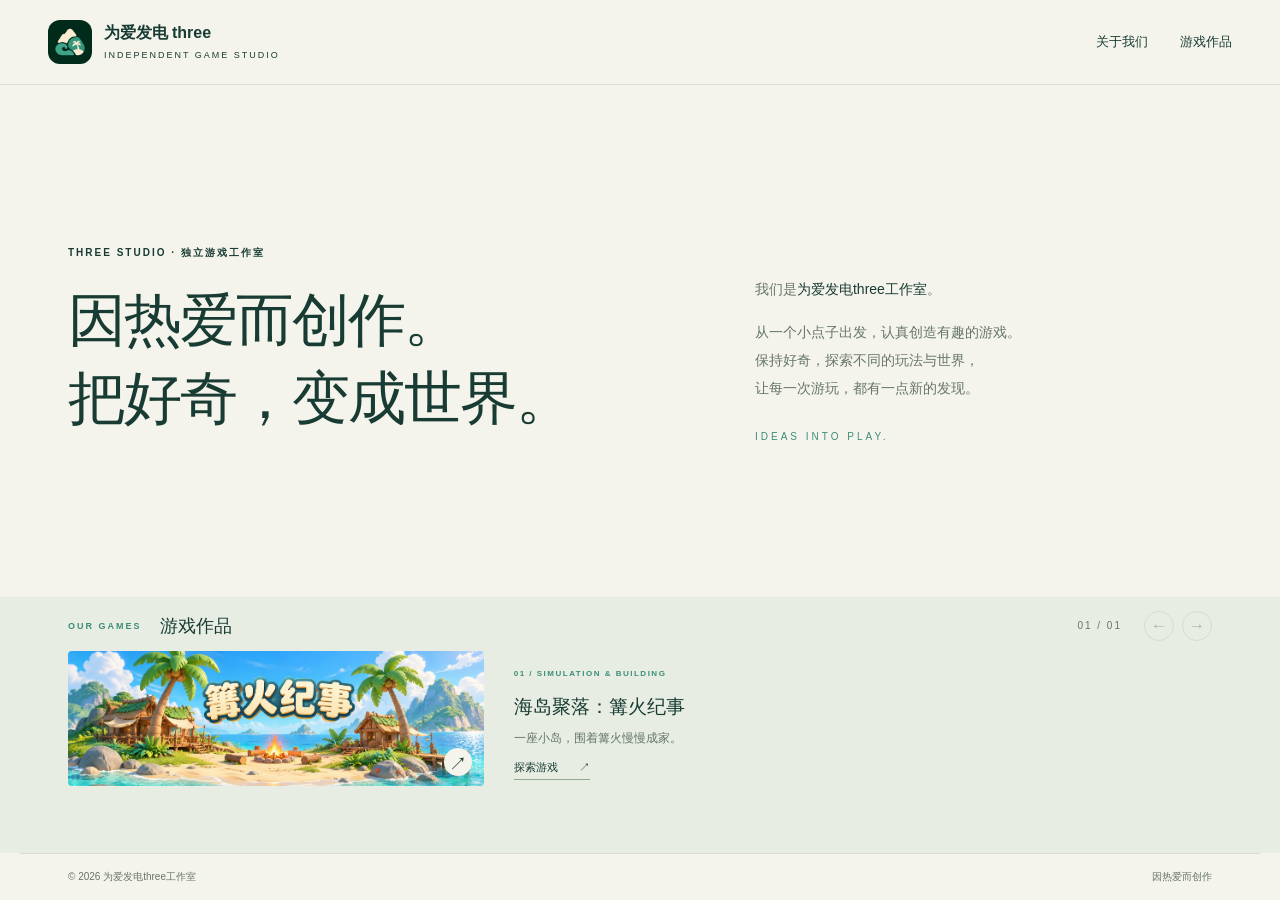
<file: index.html>
<!doctype html>
<html lang="zh-CN"><head><meta charset="utf-8"><meta name="viewport" content="width=device-width,initial-scale=1"><title>为爱发电three工作室 · 因热爱而创作</title><meta name="description" content="为爱发电three工作室官网。我们从好奇出发，认真创造有趣的游戏。了解工作室与我们的游戏作品。"><meta name="theme-color" content="#183c33"><meta property="og:title" content="为爱发电three工作室"><meta property="og:description" content="因热爱而创作。把好奇，变成可以游玩的世界。"><meta property="og:type" content="website"><meta property="og:image" content="assets/logo.png"><link rel="icon" href="assets/logo.png"><link rel="stylesheet" href="style.css"></head>
<body class="studio-home compact-home"><a class="skip" href="#main">跳到正文</a><header><a class="brand" href="./" aria-label="工作室首页"><img src="assets/logo.png" width="44" height="44" alt="工作室标志"><span>为爱发电<span class="brand-three">three</span><small>INDEPENDENT GAME STUDIO</small></span></a><nav aria-label="主导航"><a href="#about">关于我们</a><a href="#games">游戏作品</a></nav></header>
<main id="main" class="single-screen"><section id="about" class="studio-introduction wrap"><div class="intro-heading"><p class="eyebrow">THREE STUDIO · 独立游戏工作室</p><h1>因热爱<span class="serif">而创作。</span><br>把好奇，变成世界。</h1></div><div class="intro-description"><p>我们是<strong>为爱发电three工作室</strong>。</p><p>从一个小点子出发，认真创造有趣的游戏。<br>保持好奇，探索不同的玩法与世界，<br>让每一次游玩，都有一点新的发现。</p><span class="intro-signature">IDEAS INTO PLAY.</span></div></section><section id="games" class="game-shelf"><div class="wrap"><div class="shelf-heading"><div><span class="eyebrow">OUR GAMES</span><h2>游戏作品</h2></div><div class="shelf-controls"><span class="shelf-count" aria-live="polite">01 / 01</span><button class="shelf-prev" aria-label="上一个游戏" disabled>←</button><button class="shelf-next" aria-label="下一个游戏" disabled>→</button></div></div><div class="game-track" aria-label="游戏作品，可左右滑动" tabindex="0"><a class="shelf-game" href="games/campfire/" aria-label="查看海岛聚落：篝火纪事游戏介绍"><div class="shelf-thumbnail"><img src="assets/game-cover.png" alt="海岛聚落：篝火纪事宣传缩略图" width="1942" height="809"><span aria-hidden="true">↗</span></div><div class="shelf-game-copy"><span class="eyebrow">01 / SIMULATION & BUILDING</span><h3>海岛聚落：篝火纪事</h3><p>一座小岛，围着篝火慢慢成家。</p><span class="shelf-game-link">探索游戏 <span aria-hidden="true">↗</span></span></div></a></div></div></section></main><footer class="wrap"><span>© <span id="year">2026</span> 为爱发电three工作室</span><span>因热爱而创作</span><a href="#">回到顶部 ↑</a></footer><script src="script.js"></script></body></html>
</file>
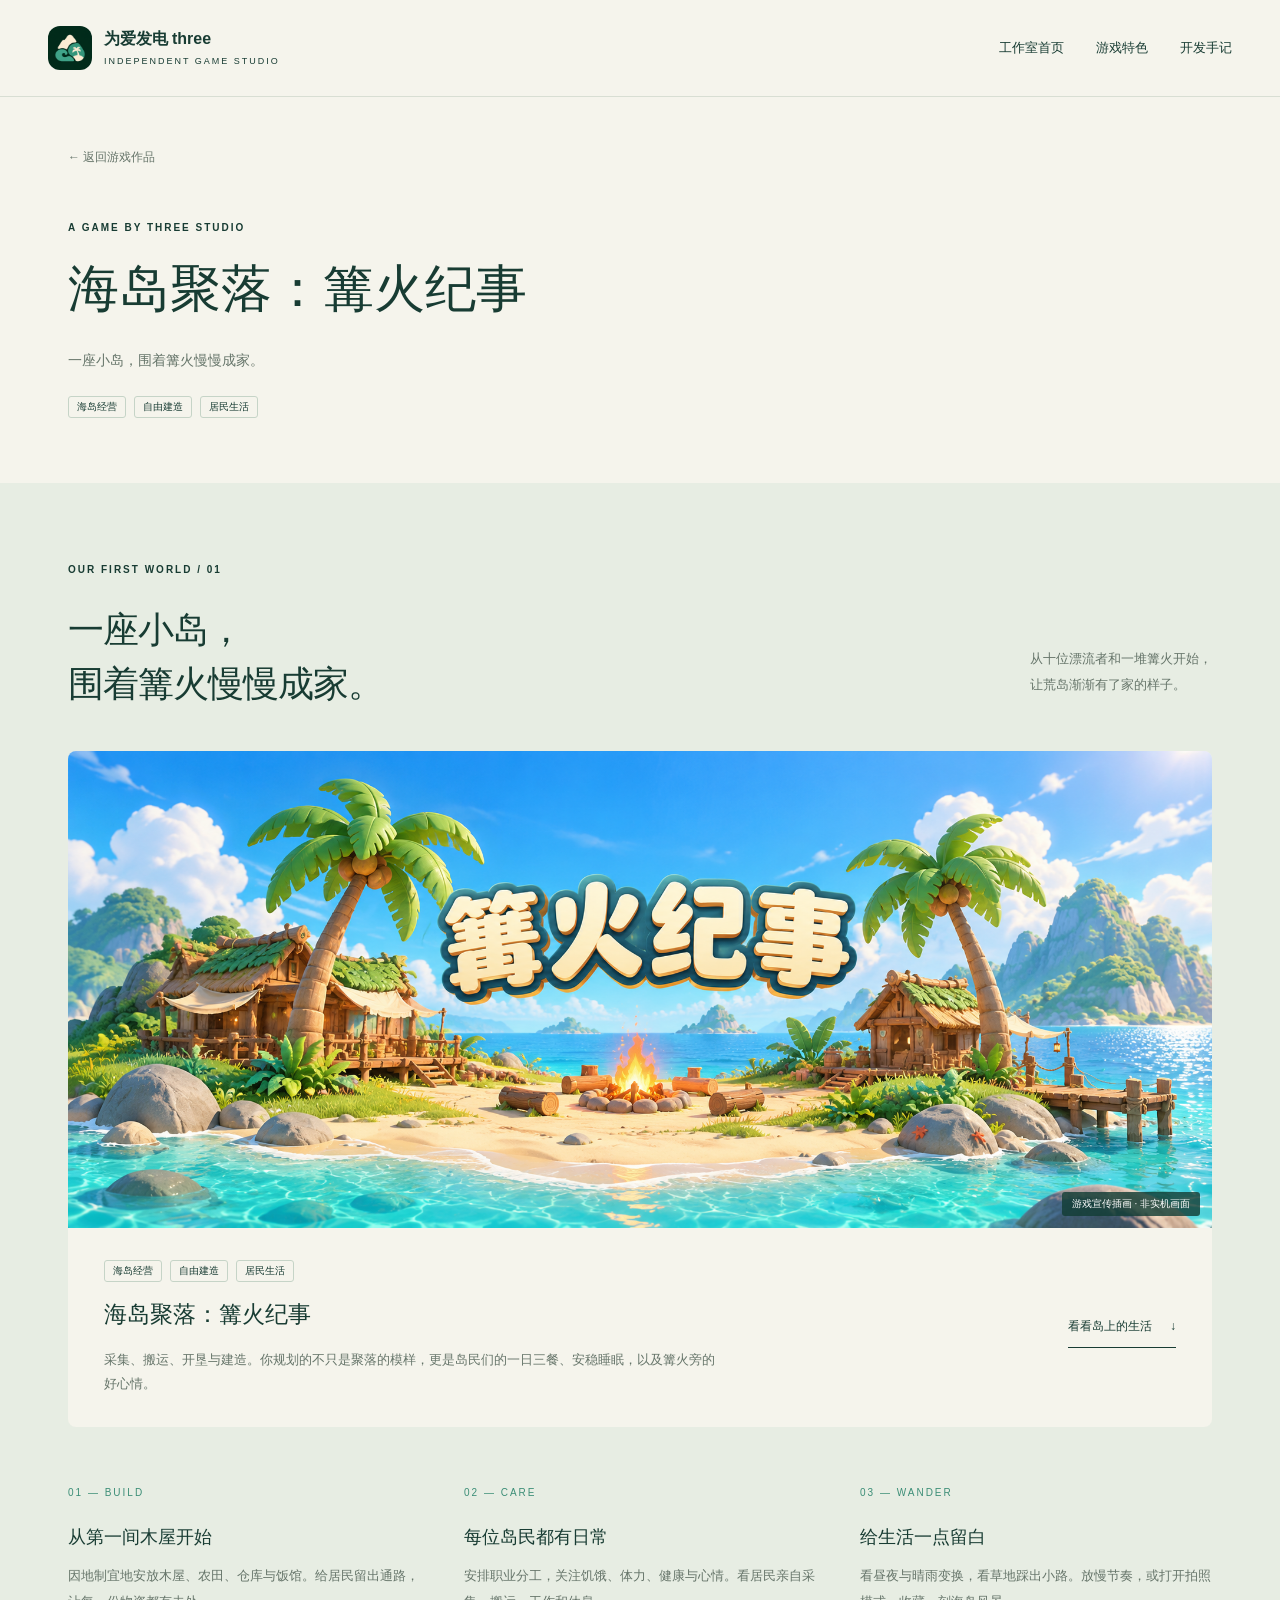
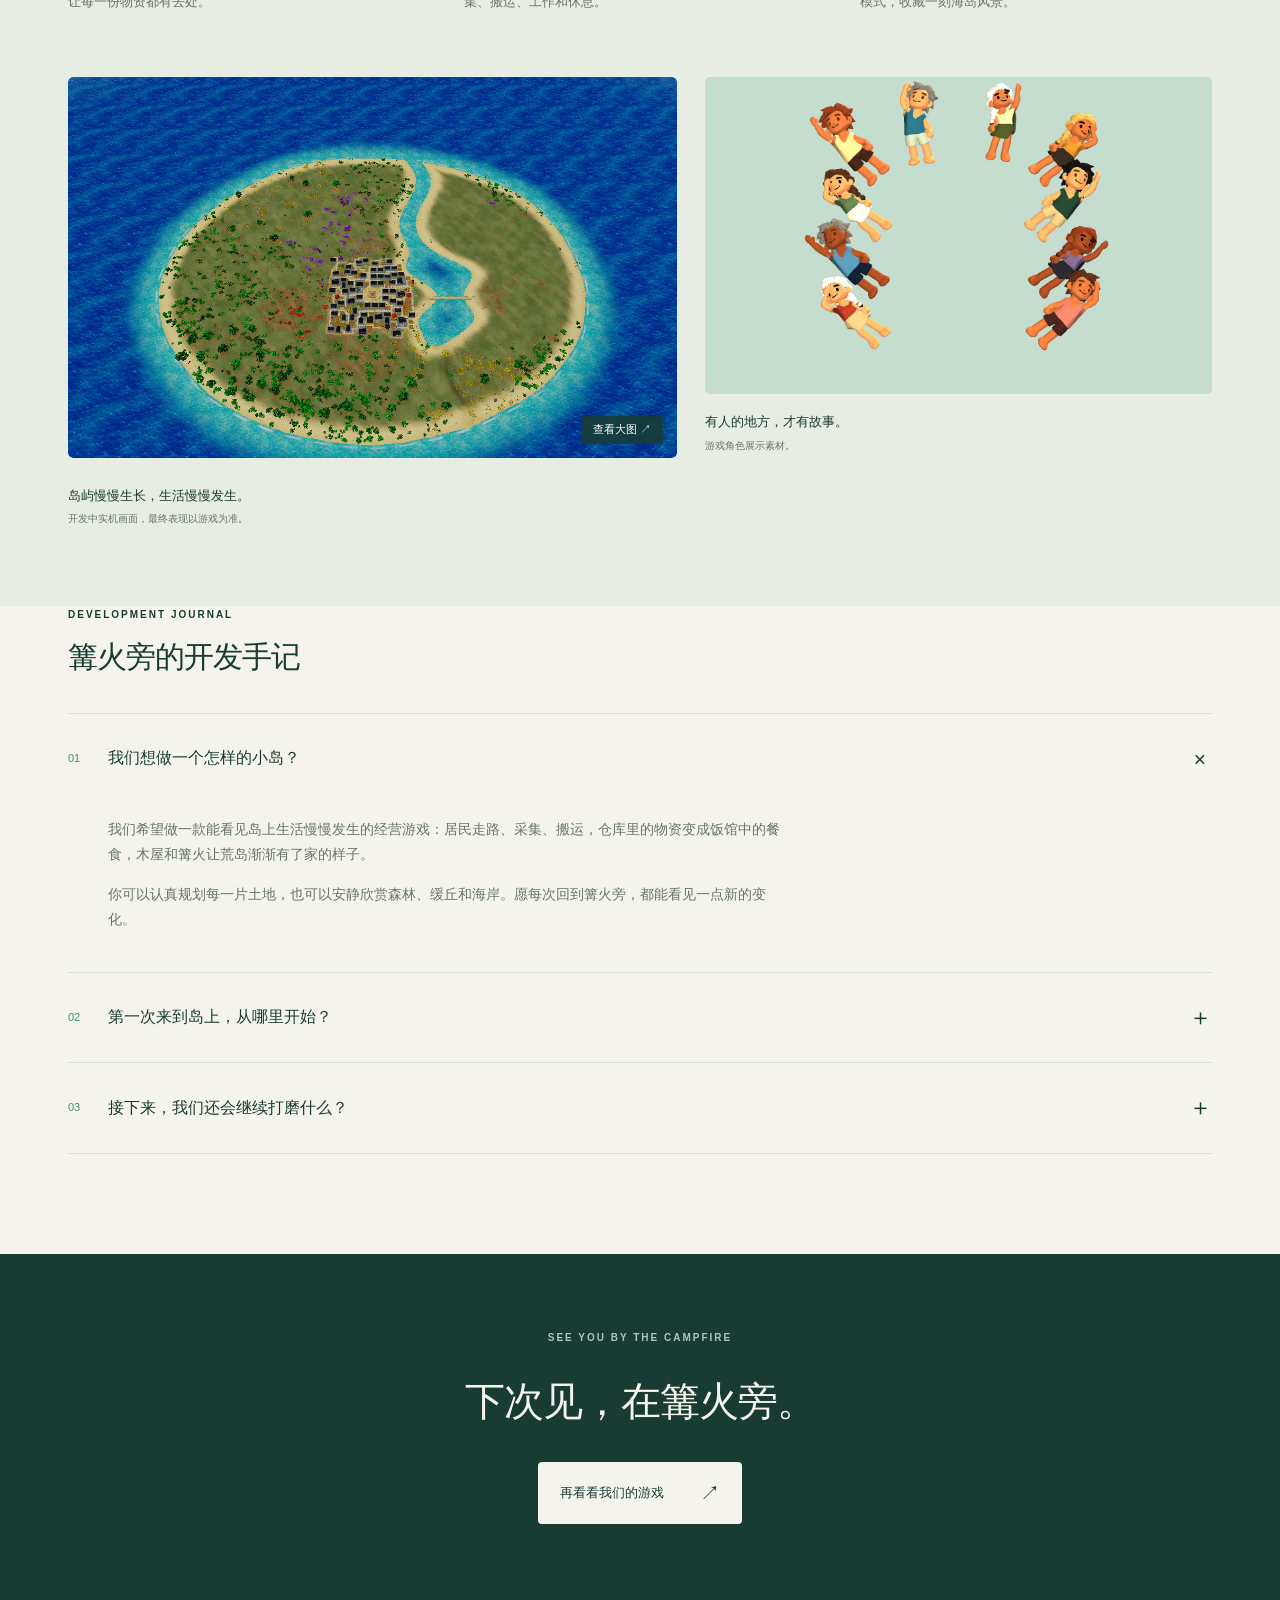
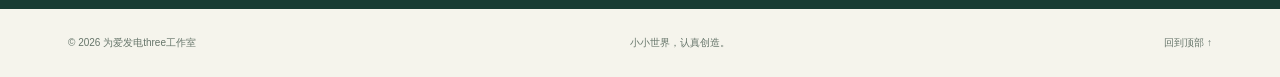
<file: games/campfire/index.html>
<!doctype html>
<html lang="zh-CN">
<head>
<meta charset="utf-8"><meta name="viewport" content="width=device-width,initial-scale=1">
<title>海岛聚落：篝火纪事 · 为爱发电three工作室</title>
<meta name="description" content="为爱发电three工作室，因热爱而创作。了解我们的海岛生存经营游戏《海岛聚落：篝火纪事》，从一座篝火开始，慢慢建起有烟火气的家园。">
<meta name="theme-color" content="#123d34"><meta property="og:title" content="为爱发电three工作室"><meta property="og:description" content="把热爱，做成可以游玩的世界。探索《海岛聚落：篝火纪事》。"><meta property="og:type" content="website"><meta property="og:image" content="../../assets/game-cover.png">
<link rel="icon" type="image/png" href="../../assets/logo.png"><link rel="stylesheet" href="../../style.css">
</head>
<body>
<a class="skip" href="#main">跳到正文</a>
<header><a class="brand" href="../../" aria-label="工作室首页"><img src="../../assets/logo.png" width="44" height="44" alt="三座岛屿组成的工作室标志"><span>为爱发电<span class="brand-three">three</span><small>INDEPENDENT GAME STUDIO</small></span></a><nav aria-label="主导航"><a href="../../">工作室首页</a><a href="#island">游戏特色</a><a href="#news">开发手记</a></nav></header>
<main id="main">
<section class="game-intro wrap"><a class="back-link" href="../../#games">← 返回游戏作品</a><p class="eyebrow">A GAME BY THREE STUDIO</p><h1>海岛聚落<span>：篝火纪事</span></h1><p class="lead">一座小岛，围着篝火慢慢成家。</p><div class="tags"><span>海岛经营</span><span>自由建造</span><span>居民生活</span></div></section><section id="games" class="game-section"><div class="wrap"><div class="section-heading"><div><p class="eyebrow">OUR FIRST WORLD / 01</p><h2>一座小岛，<br>围着篝火慢慢成家。</h2></div><p>从十位漂流者和一堆篝火开始，<br>让荒岛渐渐有了家的样子。</p></div><article class="game"><div class="game-cover"><img src="../../assets/game-cover.png" alt="《篝火纪事》海岛聚落宣传插画" width="1942" height="809" loading="lazy"><span class="image-label">游戏宣传插画 · 非实机画面</span></div><div class="game-info"><div><div class="tags"><span>海岛经营</span><span>自由建造</span><span>居民生活</span></div><h3>海岛聚落：篝火纪事</h3><p>采集、搬运、开垦与建造。你规划的不只是聚落的模样，更是岛民们的一日三餐、安稳睡眠，以及篝火旁的好心情。</p></div><a class="text-link" href="#island">看看岛上的生活 <span aria-hidden="true">↓</span></a></div></article>
<div id="island" class="features"><article><span class="number">01 — BUILD</span><h3>从第一间木屋开始</h3><p>因地制宜地安放木屋、农田、仓库与饭馆。给居民留出通路，让每一份物资都有去处。</p></article><article><span class="number">02 — CARE</span><h3>每位岛民都有日常</h3><p>安排职业分工，关注饥饿、体力、健康与心情。看居民亲自采集、搬运、工作和休息。</p></article><article><span class="number">03 — WANDER</span><h3>给生活一点留白</h3><p>看昼夜与晴雨变换，看草地踩出小路。放慢节奏，或打开拍照模式，收藏一刻海岛风景。</p></article></div>
<div class="gallery"><figure><button class="image-open" data-src="../../assets/gameplay.jpg" data-caption="游戏开发中实机画面 · 聚落全景" aria-label="放大聚落实机画面"><img src="../../assets/gameplay.jpg" alt="开发中实机截图：海湾两侧的地形、木桥和聚落建筑" width="1280" height="720" loading="lazy"><span>查看大图 ↗</span></button><figcaption>岛屿慢慢生长，生活慢慢发生。<small>开发中实机画面，最终表现以游戏为准。</small></figcaption></figure><figure class="residents"><img src="../../assets/residents.jpg" alt="风格各异的岛民角色向你挥手" width="1600" height="960" loading="lazy"><figcaption>有人的地方，才有故事。<small>游戏角色展示素材。</small></figcaption></figure></div></div></section>
<section id="news" class="journal wrap"><div class="journal-heading"><p class="eyebrow">DEVELOPMENT JOURNAL</p><h2>篝火旁的开发手记</h2></div><details open><summary><span>01</span><h3>我们想做一个怎样的小岛？</h3><span class="plus" aria-hidden="true">＋</span></summary><div class="journal-body"><p>我们希望做一款能看见岛上生活慢慢发生的经营游戏：居民走路、采集、搬运，仓库里的物资变成饭馆中的餐食，木屋和篝火让荒岛渐渐有了家的样子。</p><p>你可以认真规划每一片土地，也可以安静欣赏森林、缓丘和海岸。愿每次回到篝火旁，都能看见一点新的变化。</p></div></details><details><summary><span>02</span><h3>第一次来到岛上，从哪里开始？</h3><span class="plus" aria-hidden="true">＋</span></summary><div class="journal-body"><p>先建仓库，安排伐木和采摘，再建饭馆并安排厨师。随后补足木屋与食物来源，逐渐照顾好居民的温饱和日常需求。</p><p>建造时记得给大家留出通路。吃饭、睡觉和就诊，都需要居民真正走到相应的地方。</p></div></details><details><summary><span>03</span><h3>接下来，我们还会继续打磨什么？</h3><span class="plus" aria-hidden="true">＋</span></summary><div class="journal-body"><p>游戏仍在持续迭代。我们会继续打磨手机操作、场景表现、经营反馈与游玩平衡，让小岛生活变得更自然，也让每一次操作更顺手。</p><p>本页展示游戏内容与开发中的画面，不提供游戏下载或在线游玩入口。后续公开入口确定后，将在这里更新。</p></div></details></section>
<section class="closing"><p class="eyebrow">SEE YOU BY THE CAMPFIRE</p><h2>下次见，<span class="serif">在篝火旁。</span></h2><a href="#games" class="button light">再看看我们的游戏 <span aria-hidden="true">↗</span></a></section>
</main><footer class="wrap"><span>© <span id="year">2026</span> 为爱发电three工作室</span><span>小小世界，认真创造。</span><a href="#">回到顶部 ↑</a></footer>
<dialog id="viewer" aria-label="游戏画面预览"><button id="close-viewer" aria-label="关闭大图">关闭 ✕</button><img id="viewer-image" alt=""><p id="viewer-caption"></p></dialog><script src="../../script.js"></script>
</body></html>
</file>
<file: style.css>
:root{--paper:#f5f4ec;--ink:#183c33;--muted:#66756a;--jade:#3c8e77;--line:#d8ded3}*{box-sizing:border-box}html{scroll-behavior:smooth;scroll-padding-top:90px}body{margin:0;background:var(--paper);color:var(--ink);font-family:-apple-system,BlinkMacSystemFont,"PingFang SC","Microsoft YaHei",sans-serif;line-height:1.8}a{color:inherit;text-decoration:none}button{font:inherit}img{display:block;width:100%;height:auto}.wrap{max-width:1240px;margin:auto;padding:0 48px}header{max-width:1440px;margin:auto;padding:26px 48px;display:flex;align-items:center;justify-content:space-between;border-bottom:1px solid var(--line)}.brand{display:flex;gap:12px;align-items:center;font-size:16px;font-weight:650;line-height:1.3}.brand img{width:44px;border-radius:12px}.brand-three{margin-left:4px}.brand small{display:block;font-size:9px;letter-spacing:2px;margin-top:6px;font-weight:450}nav{display:flex;gap:32px;font-size:13px}nav a:hover,.text-link:hover{color:var(--jade)}.hero{display:grid;grid-template-columns:1fr 1fr;gap:44px;align-items:center;padding-top:88px;padding-bottom:96px}.eyebrow{font-size:10px;font-weight:600;letter-spacing:2px;margin:0 0 24px}.eyebrow>span{display:inline-block;background:var(--jade);width:7px;height:7px;border-radius:50%;margin-right:8px}.hero h1{font-size:clamp(32px,3.6vw,52px);font-weight:650;letter-spacing:-1.5px;line-height:1.45;margin:0 0 24px}.serif{font-family:"Songti SC","Noto Serif CJK SC",serif;font-weight:450}.lead{font-size:14px;color:var(--muted);line-height:2;margin:0 0 30px}.button{display:inline-flex;align-items:center;gap:36px;background:var(--ink);color:var(--paper);padding:13px 22px;font-size:13px;border-radius:4px;transition:background .2s,transform .2s}.button:hover{background:var(--jade);transform:translateY(-2px)}.button span{font-size:20px}.hero-note{font-size:9px;letter-spacing:1.7px;margin-top:32px;color:var(--muted)}.hero-note span{margin:0 10px}.hero-art{position:relative;padding-bottom:14px}.hero-art>img{height:408px;object-fit:cover;object-position:38% center;border-radius:120px 120px 8px 8px}.art-label{display:flex;align-items:center;gap:8px;font-size:9px;padding:15px 0;border-bottom:1px solid var(--line)}.art-label>span:last-child{margin-left:auto;color:var(--muted)}.dot{width:6px;height:6px;background:var(--jade);border-radius:50%}.floating-label{position:absolute;bottom:92px;left:-24px;background:var(--paper);padding:12px 18px;border:1px solid var(--line);font-family:"Songti SC",serif;font-size:16px;transform:rotate(-5deg)}.game-section{background:#e7ede3;padding:78px 0}.section-heading{display:flex;align-items:end;justify-content:space-between;margin-bottom:40px}h2{font-size:36px;font-weight:550;letter-spacing:-1px;line-height:1.5;margin:0}.section-heading>p{font-size:13px;color:var(--muted);line-height:2}.game{background:var(--paper);border-radius:8px;overflow:hidden}.game-cover{position:relative}.game-cover img{aspect-ratio:2.4;object-fit:cover}.image-label{position:absolute;right:12px;bottom:12px;padding:3px 10px;background:#123d34cf;border-radius:3px;color:white;font-size:10px}.game-info{display:flex;justify-content:space-between;align-items:center;padding:32px 36px;gap:36px}.tags{display:flex;gap:8px}.tags span{font-size:10px;padding:1px 8px;border:1px solid #c6d4c7;border-radius:3px}h3{font-size:23px;font-weight:550;margin:12px 0}.game-info p{font-size:13px;max-width:620px;color:var(--muted);margin-bottom:0}.text-link{font-size:12px;white-space:nowrap;border-bottom:1px solid var(--ink);padding:9px 0;display:flex;gap:18px}.features{display:grid;grid-template-columns:repeat(3,1fr);gap:44px;padding:50px 0}.number{font-size:10px;letter-spacing:2px;color:var(--jade)}.features h3{font-size:18px;margin:15px 0 10px}.features p{font-size:13px;color:var(--muted);margin:0;line-height:2}.gallery{display:grid;grid-template-columns:1.2fr 1fr;gap:28px;margin-top:12px}figure{margin:0}.gallery img{aspect-ratio:16/10;object-fit:cover;border-radius:5px}.image-open{width:100%;position:relative;border:0;padding:0;cursor:zoom-in;background:none;border-radius:5px;overflow:hidden}.image-open span{position:absolute;bottom:14px;right:14px;background:#183c33d9;color:white;padding:4px 12px;font-size:11px;border-radius:3px}.image-open img{transition:transform .4s}.image-open:hover img{transform:scale(1.03)}figcaption{font-size:13px;padding-top:16px}figcaption small{display:block;font-size:10px;color:var(--muted);margin-top:3px}.about{display:grid;grid-template-columns:1fr 1.25fr;gap:80px;padding-top:100px;padding-bottom:100px}.about-copy>p{font-size:15px;color:var(--muted);margin:0 0 20px}.about-copy strong{color:var(--ink);font-weight:550}.signature{display:flex;gap:14px;align-items:center;margin-top:30px;font-size:11px;letter-spacing:2px}.signature img{width:46px;border-radius:10px}.signature small{display:block;font-size:10px;letter-spacing:1px;color:var(--muted)}.journal{padding-bottom:100px}.journal-heading{padding-bottom:34px}.journal h2{font-size:30px}.journal .eyebrow{margin-bottom:10px}details{border-top:1px solid var(--line)}details:last-child{border-bottom:1px solid var(--line)}summary{list-style:none;display:flex;align-items:center;gap:28px;cursor:pointer;padding:24px 0}summary::-webkit-details-marker{display:none}summary>span:first-child{font-size:11px;color:var(--jade)}summary h3{font-size:16px;margin:0}.plus{margin-left:auto;font-size:23px;transition:transform .2s}details[open] .plus{transform:rotate(45deg)}.journal-body{max-width:760px;padding:0 40px 26px;font-size:14px;color:var(--muted)}.closing{text-align:center;padding:75px 24px 85px;background:var(--ink);color:var(--paper)}.closing h2{font-size:40px;margin-bottom:30px}.closing .eyebrow{color:#acc7b8}.button.light{background:var(--paper);color:var(--ink)}.button.light:hover{background:#d4e5d7}footer{display:flex;gap:24px;align-items:center;justify-content:space-between;font-size:10px;color:var(--muted);padding-top:25px!important;padding-bottom:25px!important}dialog{border:0;border-radius:8px;background:var(--paper);color:var(--ink);width:min(1100px,94vw);padding:16px}dialog::backdrop{background:#071e17dd}dialog img{max-height:75vh;object-fit:contain}dialog p{margin:10px 0 0;font-size:12px}#close-viewer{display:block;margin:0 0 12px auto;border:1px solid var(--line);background:none;color:var(--ink);padding:5px 14px;cursor:pointer}.skip{position:fixed;left:10px;top:-100px;background:var(--ink);color:white;z-index:5;padding:10px}.skip:focus{top:10px}a:focus-visible,button:focus-visible,summary:focus-visible{outline:3px solid var(--jade);outline-offset:5px}@media(min-width:1450px){.hero-art>img{height:440px}}@media(max-width:800px){header{padding:20px 24px}nav{gap:18px;font-size:11px}.wrap{padding-left:24px;padding-right:24px}.hero{padding-top:50px;padding-bottom:50px;gap:28px}.hero h1{font-size:32px}.hero-art>img{height:340px;border-radius:90px 90px 6px 6px}.floating-label{left:-15px;font-size:13px}.hero-note{font-size:8px;letter-spacing:1px}.section-heading>p{max-width:180px}.game-info{display:block;padding:24px}.text-link{width:max-content;margin-top:15px}.features{gap:24px}.about{gap:36px}.art-label{font-size:8px;flex-wrap:wrap}.art-label>span:last-child{margin-left:0}h2{font-size:30px}}@media(max-width:560px){header{align-items:start;gap:15px;flex-direction:column}.brand{font-size:15px}nav{width:100%;justify-content:space-between;padding-top:7px}.hero{grid-template-columns:1fr;padding-top:40px}.hero h1{font-size:38px}.hero-art{margin-top:10px}.hero-art>img{height:320px;border-radius:80px 80px 5px 5px}.floating-label{left:-8px}.section-heading{display:block}.section-heading>p{max-width:none;margin-top:20px}.game-section{padding:50px 0}.game-cover img{aspect-ratio:1.55}.game-info h3{font-size:22px}.features{grid-template-columns:1fr;padding:35px 0;gap:28px}.features article{border-bottom:1px solid #ccd6c9;padding-bottom:20px}.gallery{grid-template-columns:1fr;gap:28px}.about{grid-template-columns:1fr;gap:30px;padding-top:60px;padding-bottom:60px}.journal{padding-bottom:60px}.journal h2{font-size:25px}summary{gap:15px}summary h3{font-size:14px}.journal-body{padding:0 0 20px 28px}.closing h2{font-size:30px}footer{flex-wrap:wrap;gap:8px}footer>span:nth-child(2){display:none}footer a{margin-left:auto}}@media(prefers-reduced-motion:reduce){html{scroll-behavior:auto}*,*::before,*::after{transition:none!important}}
/* Studio identity and portfolio */
.studio-hero{padding-top:100px;padding-bottom:24px;position:relative;overflow:hidden}.studio-hero h1{font-size:clamp(42px,5.3vw,76px);font-weight:550;line-height:1.35;letter-spacing:-2px;margin:0 0 32px}.hero-bottom{display:flex;justify-content:space-between;align-items:center}.hero-bottom p{font-size:14px;line-height:2;color:var(--muted);margin:0}.circle-link{border:1px solid #a5b6a6;border-radius:50%;width:68px;height:68px;display:grid;place-items:center;font-size:30px;transition:background .2s}.circle-link:hover{background:#e1e8dc}.studio-wordmark{font-family:Arial,Helvetica,sans-serif;font-weight:750;font-size:clamp(150px,25vw,350px);line-height:.95;letter-spacing:-.085em;color:#dce5d8;margin:45px 0 26px;user-select:none}.studio-wordmark>span{font-size:.08em;letter-spacing:0;vertical-align:top;display:inline-block;margin: .9em 0 0 .6em}.hero-baseline{display:flex;justify-content:space-between;padding:18px 0 0;border-top:1px solid var(--line);font-size:10px;letter-spacing:2px;color:var(--muted)}.studio-about{display:grid;grid-template-columns:1fr 1fr;gap:100px;padding-top:100px;padding-bottom:100px}.studio-about h2{font-size:36px}.studio-about>div>p:not(.eyebrow):not(.about-lead){font-size:14px;color:var(--muted);line-height:2.1}.studio-about .about-lead{font-size:23px;margin:0 0 24px;line-height:1.65}.portfolio-section{padding:76px 0;background:#e7ede3}.portfolio-heading{display:flex;align-items:end;justify-content:space-between;margin-bottom:36px}.portfolio-heading h2{font-size:36px}.portfolio-heading>p{font-size:13px;color:var(--muted)}.portfolio-game{display:block}.portfolio-image{position:relative;overflow:hidden;border-radius:6px}.portfolio-image img{width:100%;aspect-ratio:2.4;object-fit:cover;transition:transform .6s}.portfolio-game:hover img{transform:scale(1.025)}.portfolio-enter{position:absolute;bottom:24px;right:24px;background:var(--paper);padding:10px 18px;border-radius:3px;font-size:12px}.portfolio-info{display:flex;justify-content:space-between;align-items:center;padding:25px 0;border-bottom:1px solid #c9d4c4}.portfolio-info .eyebrow{font-size:9px;margin-bottom:8px;color:var(--jade)}.portfolio-info h3{font-size:26px;margin:0 0 6px}.portfolio-info p:last-child{font-size:13px;color:var(--muted);margin:0}.game-arrow{font-size:34px}.portfolio-note{font-size:12px;letter-spacing:1px;color:var(--muted);padding-top:24px;margin-bottom:0}.studio-outro{padding-top:100px;padding-bottom:100px;text-align:center}.studio-outro h2{font-size:42px}.studio-outro>p:not(.eyebrow){font-size:14px;color:var(--muted);margin:20px 0 28px}.studio-outro .text-link{width:max-content;margin:auto}.studio-home footer{border-top:1px solid var(--line)}.game-intro{padding-top:45px;padding-bottom:65px}.back-link{font-size:12px;color:var(--muted);display:inline-block;margin-bottom:50px}.game-intro .eyebrow{margin-bottom:16px}.game-intro h1{font-size:clamp(30px,4vw,52px);font-weight:550;line-height:1.4;margin:0 0 22px}.game-intro h1>span{font-weight:400}.game-intro .lead{margin-bottom:22px}@media(max-width:800px){.studio-hero{padding-top:65px}.studio-about{gap:50px;padding-top:75px;padding-bottom:75px}.studio-about h2{font-size:30px}.studio-wordmark{margin-top:40px}.portfolio-info h3{font-size:23px}}@media(max-width:560px){.studio-hero{padding-top:50px}.studio-hero h1{font-size:38px;letter-spacing:-1.5px}.hero-bottom{gap:10px}.hero-bottom p{font-size:12px}.circle-link{flex-shrink:0;width:46px;height:46px;font-size:24px}.studio-wordmark{font-size:28vw;letter-spacing:-.075em;margin:45px 0 25px}.hero-baseline{font-size:8px;letter-spacing:1px}.studio-about{grid-template-columns:1fr;gap:30px;padding-top:60px;padding-bottom:60px}.portfolio-section{padding:48px 0}.portfolio-heading{display:block;margin-bottom:24px}.portfolio-heading h2{font-size:30px}.portfolio-heading>p{margin-top:12px}.portfolio-image img{aspect-ratio:2.1}.portfolio-enter{right:12px;bottom:12px;padding:6px 10px;font-size:10px}.portfolio-info h3{font-size:21px}.portfolio-info{gap:10px}.game-arrow{font-size:26px}.studio-outro{padding-top:70px;padding-bottom:70px}.studio-outro h2{font-size:30px}.game-intro{padding-bottom:40px}.game-intro h1>span{display:block}.back-link{margin-bottom:30px}}
/* One-screen studio homepage, followed by a horizontal game shelf. */
.compact-home{min-height:100svh;display:flex;flex-direction:column}.compact-home header{width:100%;padding-top:20px;padding-bottom:20px}.single-screen{flex:1;display:grid;grid-template-rows:minmax(350px,2fr) minmax(240px,1fr)}.studio-introduction{display:grid;grid-template-columns:1.35fr 1fr;gap:70px;align-items:center;width:100%;padding-top:35px;padding-bottom:35px}.intro-heading h1{font-size:clamp(36px,4.5vw,66px);font-weight:550;letter-spacing:-2px;line-height:1.35;margin:0}.intro-heading .eyebrow{margin-bottom:20px}.intro-description{padding-top:38px}.intro-description p{font-size:14px;line-height:2;color:var(--muted);margin:0 0 15px}.intro-description strong{font-weight:500;color:var(--ink)}.intro-signature{display:block;font-size:10px;letter-spacing:3px;margin-top:26px;color:var(--jade)}.game-shelf{background:#e7ede3;padding:24px 0 27px;min-width:0}.game-shelf>.wrap{width:100%}.shelf-heading{display:flex;justify-content:space-between;align-items:center;margin-bottom:16px}.shelf-heading>div:first-child{display:flex;gap:18px;align-items:center}.shelf-heading .eyebrow{margin:0;font-size:9px;color:var(--jade)}.shelf-heading h2{font-size:18px;font-weight:500;letter-spacing:0}.shelf-controls{display:flex;gap:8px;align-items:center}.shelf-count{font-size:10px;letter-spacing:2px;color:var(--muted);margin-right:14px}.shelf-controls button{width:30px;height:30px;border:1px solid #a8b9a6;border-radius:50%;background:transparent;color:var(--ink);cursor:pointer;line-height:1}.shelf-controls button:disabled{opacity:.3;cursor:default}.shelf-controls button:not(:disabled):hover{background:var(--ink);color:var(--paper)}.game-track{display:flex;gap:24px;overflow-x:auto;scroll-snap-type:x mandatory;scrollbar-width:thin;scrollbar-color:#a8b9a6 transparent;overscroll-behavior-x:contain;scroll-behavior:smooth;min-width:0}.shelf-game{display:grid;grid-template-columns:1.1fr 1fr;flex:0 0 72%;min-width:0;gap:30px;align-items:center;scroll-snap-align:start;padding-bottom:2px}.shelf-thumbnail{position:relative;overflow:hidden;border-radius:4px}.shelf-thumbnail img{width:100%;aspect-ratio:2.4;object-fit:cover;transition:transform .4s}.shelf-thumbnail>span{position:absolute;right:12px;bottom:10px;background:var(--paper);width:28px;height:28px;border-radius:50%;display:grid;place-items:center;font-size:18px}.shelf-game:hover .shelf-thumbnail img{transform:scale(1.035)}.shelf-game-copy .eyebrow{font-size:8px;letter-spacing:1.5px;color:var(--jade)}.shelf-game-copy h3{font-size:21px;margin:8px 0 6px;line-height:1.5}.shelf-game-copy p{font-size:12px;color:var(--muted);margin:0}.shelf-game-link{display:inline-block;font-size:11px;margin-top:15px;border-bottom:1px solid #91a78e;padding-bottom:2px}.shelf-game-link>span{margin-left:18px}.compact-home footer{width:100%;padding-top:14px!important;padding-bottom:14px!important}.compact-home footer>a{display:none}@media(min-height:950px) and (min-width:801px){.single-screen{grid-template-rows:2fr 1fr}.game-shelf{display:flex;align-items:center}.shelf-thumbnail img{max-height:190px}}@media(max-width:800px){.studio-introduction{gap:35px;grid-template-columns:1.2fr 1fr}.intro-heading h1{font-size:40px}.intro-description p{font-size:12px}.shelf-game{flex-basis:92%;gap:24px}.shelf-game-copy h3{font-size:19px}.shelf-game-copy .eyebrow{font-size:7px}.single-screen{grid-template-rows:minmax(340px,2fr) minmax(230px,1fr)}}@media(max-width:560px){.compact-home header{padding-top:14px;padding-bottom:14px;flex-direction:row;align-items:center}.compact-home .brand{font-size:12px;gap:8px}.compact-home .brand img{width:36px;height:36px}.compact-home .brand small{font-size:6px;letter-spacing:1.2px}.compact-home nav{width:auto;gap:14px;padding:0;font-size:10px}.single-screen{grid-template-rows:minmax(365px,2fr) minmax(230px,1fr)}.studio-introduction{grid-template-columns:1fr;gap:24px;align-content:center;padding-top:28px;padding-bottom:28px}.intro-heading h1{font-size:36px;letter-spacing:-1.3px}.intro-heading .eyebrow{font-size:8px;margin-bottom:15px;letter-spacing:1.5px}.intro-description{padding-top:0}.intro-description p{font-size:12px;margin-bottom:8px}.intro-signature{margin-top:14px;font-size:8px;letter-spacing:2px}.game-shelf{padding:20px 0}.shelf-heading{margin-bottom:18px}.shelf-heading>div:first-child{gap:12px}.shelf-heading h2{font-size:15px}.shelf-heading .eyebrow{font-size:8px}.shelf-controls{gap:6px}.shelf-count{font-size:9px;margin-right:4px}.shelf-controls button{width:26px;height:26px}.shelf-game{flex-basis:100%;grid-template-columns:1fr 1fr;gap:16px}.shelf-thumbnail img{aspect-ratio:1.3;object-position:center}.shelf-game-copy h3{font-size:16px;margin:6px 0}.shelf-game-copy p{font-size:10px;line-height:1.7}.shelf-game-copy .eyebrow{font-size:6px;letter-spacing:.7px}.shelf-game-link{font-size:10px;margin-top:12px}.compact-home footer{font-size:8px}}@media(prefers-reduced-motion:reduce){.game-track{scroll-behavior:auto}}
.compact-home .single-screen{flex:1;min-height:0;height:calc(100svh - 132px);grid-template-rows:minmax(0,2fr) minmax(0,1fr)}.compact-home .studio-introduction{margin:0 auto}.compact-home .game-shelf{padding-top:14px;padding-bottom:14px}.compact-home .shelf-heading{margin-bottom:10px}.compact-home .shelf-thumbnail img{max-height:clamp(90px,15svh,160px)}.compact-home .shelf-game-copy h3{font-size:19px}.compact-home .shelf-game-link{margin-top:8px}@media(max-width:560px){.compact-home .single-screen{height:calc(100svh - 105px);min-height:620px;grid-template-rows:minmax(0,2fr) minmax(0,1fr)}.compact-home .shelf-thumbnail img{max-height:140px}.compact-home .shelf-game-copy h3{font-size:16px}}@media(max-height:650px) and (min-width:561px){.compact-home .single-screen{min-height:500px}}
</file>
